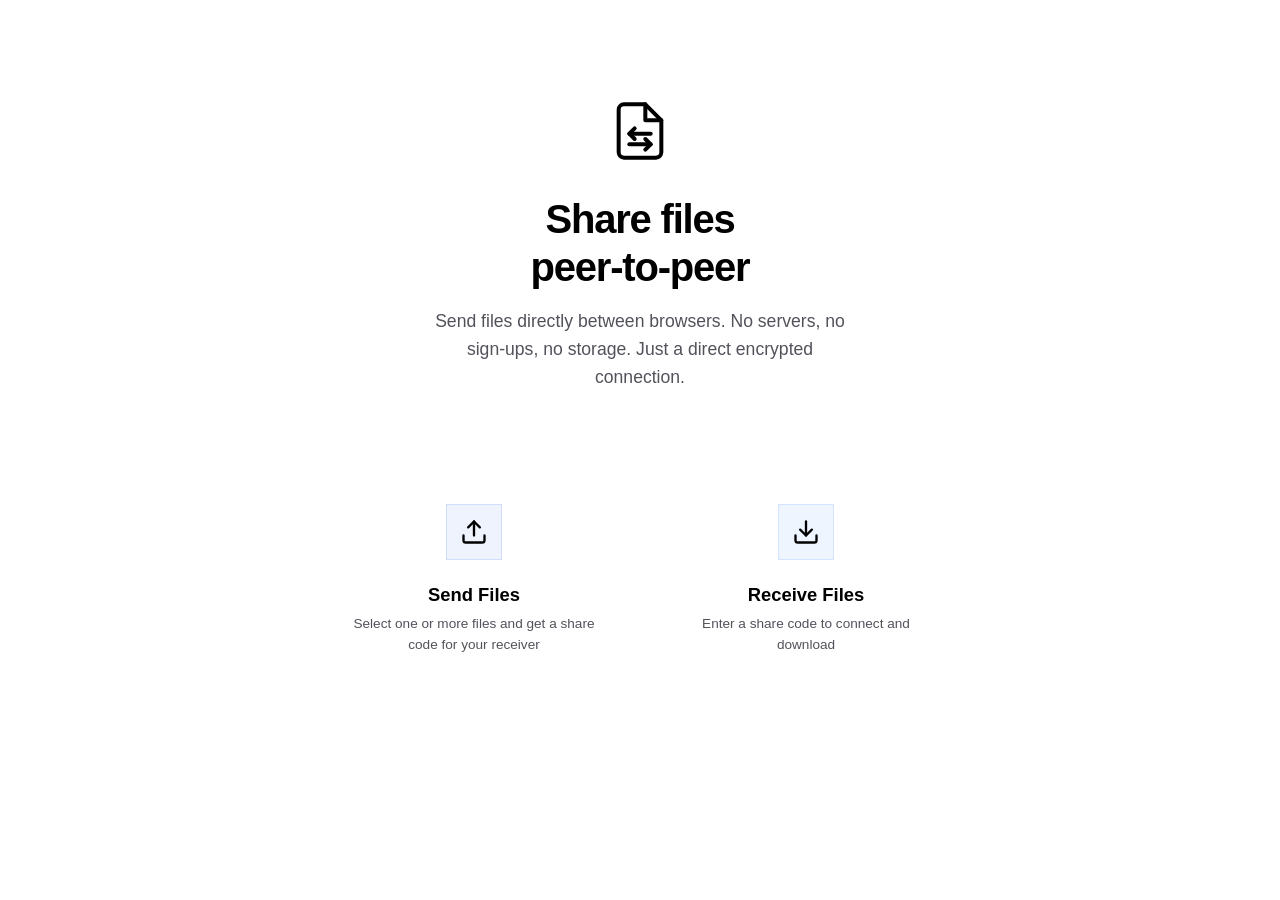
<file: frontend/index.html>
<!DOCTYPE html>
<html lang="en">
<head>
    <meta charset="UTF-8">
    <meta name="viewport" content="width=device-width, initial-scale=1.0">
    <meta name="description" content="Share files directly between browsers with no server storage. Peer-to-peer, encrypted, and ephemeral.">

    <title>ShareDrop — Ephemeral P2P File Sharing</title>

    <!-- Favicon (inline SVG as data URI) -->
    <link rel="icon" href="data:image/svg+xml,<svg xmlns='http://www.w3.org/2000/svg' viewBox='0 0 24 24' fill='none' stroke='black' stroke-width='2' stroke-linecap='round' stroke-linejoin='round'><path d='M13 2L3 14h9l-1 8 10-12h-9l1-8z'/></svg>">

    <!-- Styles -->
    <link rel="stylesheet" href="css/style.css?v=7">
    <style>
        /* Force black text for inputs to bypass aggressive caching */
        .room-code-input-group input {
            color: #000000 !important;
        }
    </style>
</head>

<body>
    <div class="app-container">



        <!-- ═══ Main Content ═════════════════════════════════════ -->
        <main class="app-main">

            <!-- ── Reconnecting Banner ────────────────────── -->
            <div class="reconnect-banner" id="reconnect-banner">
                <div class="reconnect-content">
                    <div class="spinner"></div>
                    <span id="reconnect-message">Reconnecting to server...</span>
                </div>
            </div>

            <!-- ── HOME VIEW ─────────────────────────────────── -->
            <section class="view active" id="view-home">
                <div class="home-hero">
                    <div class="hero-icon">
                        <svg width="64" height="64" viewBox="0 0 24 24" fill="none" stroke="currentColor" stroke-width="1.5" stroke-linecap="round" stroke-linejoin="round">
                            <path d="M14 2H6a2 2 0 0 0-2 2v16a2 2 0 0 0 2 2h12a2 2 0 0 0 2-2V8z"></path>
                            <polyline points="14 2 14 8 20 8"></polyline>
                            <path d="M16 13H8"></path>
                            <path d="M16 17H8"></path>
                            <polyline points="10 11 8 13 10 15"></polyline>
                            <polyline points="14 15 16 17 14 19"></polyline>
                        </svg>
                    </div>
                    <h1>
                        Share files<br>
                        <span class="gradient-text">peer-to-peer</span>
                    </h1>
                    <p class="subtitle">
                        Send files directly between browsers. No servers, no sign-ups, no storage. 
                        Just a direct encrypted connection.
                    </p>
                </div>

                <div class="action-cards">
                    <div class="action-card send-card" id="btn-go-send" tabindex="0" role="button" aria-label="Send files">
                        <div class="card-icon"><svg width="28" height="28" fill="none" viewBox="0 0 24 24" stroke="currentColor" stroke-width="2" stroke-linecap="round" stroke-linejoin="round"><path d="M21 15v4a2 2 0 0 1-2 2H5a2 2 0 0 1-2-2v-4"></path><polyline points="17 8 12 3 7 8"></polyline><line x1="12" y1="3" x2="12" y2="15"></line></svg></div>
                        <h3>Send Files</h3>
                        <p>Select one or more files and get a share code for your receiver</p>
                    </div>
                    <div class="action-card receive-card" id="btn-go-receive" tabindex="0" role="button" aria-label="Receive files">
                        <div class="card-icon"><svg width="28" height="28" fill="none" viewBox="0 0 24 24" stroke="currentColor" stroke-width="2" stroke-linecap="round" stroke-linejoin="round"><path d="M21 15v4a2 2 0 0 1-2 2H5a2 2 0 0 1-2-2v-4"></path><polyline points="7 10 12 15 17 10"></polyline><line x1="12" y1="15" x2="12" y2="3"></line></svg></div>
                        <h3>Receive Files</h3>
                        <p>Enter a share code to connect and download</p>
                    </div>
                </div>
            </section>

            <!-- ── SEND VIEW ─────────────────────────────────── -->
            <section class="view" id="view-send">
                <button class="btn-back" id="btn-back-send">
                    ← Back
                </button>

                <div class="section-header">
                    <h2>Send Files</h2>
                    <p>Select files to share</p>
                </div>

                <!-- Steps -->
                <div class="steps" id="send-steps">
                    <div class="step active" data-step="1">
                        <span class="step-number">1</span>
                        Select Files
                    </div>
                    <div class="step-divider"></div>
                    <div class="step" data-step="2">
                        <span class="step-number">2</span>
                        Share Code
                    </div>
                    <div class="step-divider"></div>
                    <div class="step" data-step="3">
                        <span class="step-number">3</span>
                        Transfer
                    </div>
                </div>

                <!-- Step 1: File Selection -->
                <div class="drop-zone" id="drop-zone">
                    <div class="drop-icon"><svg width="48" height="48" fill="none" viewBox="0 0 24 24" stroke="currentColor" stroke-width="1.5" stroke-linecap="round" stroke-linejoin="round"><path d="M22 19a2 2 0 0 1-2 2H4a2 2 0 0 1-2-2V5a2 2 0 0 1 2-2h5l2 3h9a2 2 0 0 1 2 2z"></path></svg></div>
                    <div class="drop-text">Drag & drop your files here</div>
                    <div class="drop-subtext">or <span>click to browse</span></div>
                    <input type="file" id="file-input" multiple>
                </div>

                <!-- File List -->
                <div class="file-list-container" id="file-list-container">
                    <div class="file-list-header">
                        <span class="file-list-count" id="file-list-count">0 files</span>
                        <span class="file-list-total" id="file-list-total">0 B</span>
                        <button class="btn-clear-all" id="btn-clear-all" title="Remove all files">Clear All</button>
                    </div>
                    <div class="file-list" id="file-list">
                        <!-- File items added dynamically -->
                    </div>
                    <button class="btn-add-more" id="btn-add-more">+ Add More Files</button>
                </div>

                <!-- Create Room Button -->
                <button class="btn btn-primary btn-full btn-lg" id="btn-create-room" disabled>
                    Create Share Link
                </button>

                <!-- Step 2: Room Code -->
                <div class="room-code-section" id="room-code-section">
                    <div class="room-code-label">Share this code with the receiver</div>
                    <div class="room-code-display">
                        <span class="room-code-value" id="room-code-value">—</span>
                        <button class="btn-copy" id="btn-copy-code" title="Copy code"><svg width="16" height="16" fill="none" viewBox="0 0 24 24" stroke="currentColor" stroke-width="2" stroke-linecap="round" stroke-linejoin="round"><rect x="9" y="9" width="13" height="13" rx="2" ry="2"></rect><path d="M5 15H4a2 2 0 0 1-2-2V4a2 2 0 0 1 2-2h9a2 2 0 0 1 2 2v1"></path></svg></button>
                    </div>
                    <div class="room-code-hint">Waiting for receiver to connect...</div>
                </div>

                <!-- Connection Status -->
                <div class="connection-status" id="send-connection-status">
                    <span class="status-dot"></span>
                    <span class="status-text">—</span>
                </div>

                <!-- Step 3: Transfer Progress -->
                <div class="transfer-section" id="send-transfer">
                    <div class="transfer-file-label" id="send-current-file">Sending file 1 of 1...</div>
                    <div class="progress-container">
                        <div class="progress-header">
                            <span class="progress-label">Sending...</span>
                            <span class="progress-percent" id="send-progress-percent">0%</span>
                        </div>
                        <div class="progress-bar">
                            <div class="progress-fill" id="send-progress-fill"></div>
                        </div>
                    </div>
                    <!-- Overall progress for multi-file -->
                    <div class="progress-container overall-progress" id="send-overall-progress">
                        <div class="progress-header">
                            <span class="progress-label">Overall</span>
                            <span class="progress-percent" id="send-overall-percent">0%</span>
                        </div>
                        <div class="progress-bar">
                            <div class="progress-fill overall-fill" id="send-overall-fill"></div>
                        </div>
                    </div>
                    <div class="transfer-stats">
                        <div class="stat">
                            <div class="stat-value" id="send-speed">—</div>
                            <div class="stat-label">Speed</div>
                        </div>
                        <div class="stat">
                            <div class="stat-value" id="send-transferred">—</div>
                            <div class="stat-label">Sent</div>
                        </div>
                        <div class="stat">
                            <div class="stat-value" id="send-eta">—</div>
                            <div class="stat-label">ETA</div>
                        </div>
                    </div>
                    <button class="btn btn-danger btn-full btn-lg" id="btn-cancel-send" style="margin-top: var(--space-lg);">
                        Cancel Transfer
                    </button>
                </div>

                <!-- Transfer Complete -->
                <div class="transfer-complete" id="send-complete">
                    <div class="complete-icon"><svg width="36" height="36" fill="none" viewBox="0 0 24 24" stroke="currentColor" stroke-width="2" stroke-linecap="round" stroke-linejoin="round"><polyline points="20 6 9 17 4 12"></polyline></svg></div>
                    <div class="complete-title">All Files Sent!</div>
                    <div class="complete-subtitle" id="send-complete-subtitle">Your files have been successfully delivered.</div>
                    <button class="btn btn-secondary btn-lg" id="btn-send-another">
                        Send More Files
                    </button>
                </div>
            </section>

            <!-- ── RECEIVE VIEW ──────────────────────────────── -->
            <section class="view" id="view-receive">
                <button class="btn-back" id="btn-back-receive">
                    ← Back
                </button>

                <div class="section-header">
                    <h2>Receive Files</h2>
                    <p>Enter the 5-character code from the sender</p>
                </div>

                <!-- Room Code Input -->
                <div class="room-code-input-group" id="room-code-inputs">
                    <input type="text" maxlength="1" data-index="0" placeholder="·" autocomplete="off" aria-label="Code digit 1">
                    <input type="text" maxlength="1" data-index="1" placeholder="·" autocomplete="off" aria-label="Code digit 2">
                    <input type="text" maxlength="1" data-index="2" placeholder="·" autocomplete="off" aria-label="Code digit 3">
                    <input type="text" maxlength="1" data-index="3" placeholder="·" autocomplete="off" aria-label="Code digit 4">
                    <input type="text" maxlength="1" data-index="4" placeholder="·" autocomplete="off" aria-label="Code digit 5">
                </div>

                <!-- Connect Button -->
                <button class="btn btn-primary btn-full btn-lg" id="btn-join-room" disabled>
                    Connect to Sender
                </button>

                <!-- Connection Status -->
                <div class="connection-status" id="receive-connection-status">
                    <span class="status-dot"></span>
                    <span class="status-text">—</span>
                </div>

                <!-- Incoming File Info (batch) -->
                <div class="file-info" id="incoming-file-info">
                    <div class="incoming-batch-header">
                        <span class="incoming-batch-icon"><svg width="24" height="24" fill="none" viewBox="0 0 24 24" stroke="currentColor" stroke-width="2" stroke-linecap="round" stroke-linejoin="round"><path d="M21 15v4a2 2 0 0 1-2 2H5a2 2 0 0 1-2-2v-4"></path><polyline points="7 10 12 15 17 10"></polyline><line x1="12" y1="15" x2="12" y2="3"></line></svg></span>
                        <div class="incoming-batch-details">
                            <div class="incoming-batch-title" id="incoming-batch-title">Incoming files</div>
                            <div class="incoming-batch-meta" id="incoming-batch-meta">—</div>
                        </div>
                    </div>
                    <div class="incoming-file-list" id="incoming-file-list">
                        <!-- Populated dynamically -->
                    </div>
                </div>

                <!-- Transfer Progress -->
                <div class="transfer-section" id="receive-transfer">
                    <div class="transfer-file-label" id="receive-current-file">Receiving file 1 of 1...</div>
                    <div class="progress-container">
                        <div class="progress-header">
                            <span class="progress-label">Receiving...</span>
                            <span class="progress-percent" id="receive-progress-percent">0%</span>
                        </div>
                        <div class="progress-bar">
                            <div class="progress-fill" id="receive-progress-fill"></div>
                        </div>
                    </div>
                    <!-- Overall progress for multi-file -->
                    <div class="progress-container overall-progress" id="receive-overall-progress">
                        <div class="progress-header">
                            <span class="progress-label">Overall</span>
                            <span class="progress-percent" id="receive-overall-percent">0%</span>
                        </div>
                        <div class="progress-bar">
                            <div class="progress-fill overall-fill" id="receive-overall-fill"></div>
                        </div>
                    </div>
                    <div class="transfer-stats">
                        <div class="stat">
                            <div class="stat-value" id="receive-speed">—</div>
                            <div class="stat-label">Speed</div>
                        </div>
                        <div class="stat">
                            <div class="stat-value" id="receive-received">—</div>
                            <div class="stat-label">Received</div>
                        </div>
                        <div class="stat">
                            <div class="stat-value" id="receive-eta">—</div>
                            <div class="stat-label">ETA</div>
                        </div>
                    </div>
                    <button class="btn btn-danger btn-full btn-lg" id="btn-cancel-receive" style="margin-top: var(--space-lg);">
                        Cancel Transfer
                    </button>
                </div>

                <!-- Transfer Complete -->
                <div class="transfer-complete" id="receive-complete">
                    <div class="complete-icon"><svg width="36" height="36" fill="none" viewBox="0 0 24 24" stroke="currentColor" stroke-width="2" stroke-linecap="round" stroke-linejoin="round"><polyline points="20 6 9 17 4 12"></polyline></svg></div>
                    <div class="complete-title">All Files Received!</div>
                    <div class="complete-subtitle" id="receive-complete-subtitle">Your download should begin automatically.</div>
                    <div class="integrity-badge" id="integrity-badge">
                        <span class="integrity-icon" id="integrity-icon"></span>
                        <span class="integrity-text" id="integrity-text">Verifying integrity...</span>
                    </div>
                    <button class="btn btn-primary btn-lg" id="btn-download-all" style="margin-bottom: var(--space-md);">
                        <svg width="20" height="20" fill="none" viewBox="0 0 24 24" stroke="currentColor" stroke-width="2" stroke-linecap="round" stroke-linejoin="round"><path d="M21 15v4a2 2 0 0 1-2 2H5a2 2 0 0 1-2-2v-4"></path><polyline points="7 10 12 15 17 10"></polyline><line x1="12" y1="15" x2="12" y2="3"></line></svg> Download All Files
                    </button>
                    <br>
                    <button class="btn btn-secondary btn-lg" id="btn-receive-another">
                        Receive More Files
                    </button>
                </div>
            </section>

        </main>

        <!-- ═══ Footer ═══════════════════════════════════════════ -->
        <footer class="app-footer">
        </footer>

    </div>

    <!-- ═══ Toast Notifications ═══════════════════════════════ -->
    <div class="toast" id="toast">
        <span id="toast-message"></span>
    </div>

    <!-- ═══ Scripts ══════════════════════════════════════════ -->
    <script src="config.js"></script>
    <script src="js/signaling.js"></script>
    <script src="js/webrtc.js"></script>
    <script src="js/fileHandler.js"></script>
    <script src="js/app.js"></script>
</body>
</html>
</file>
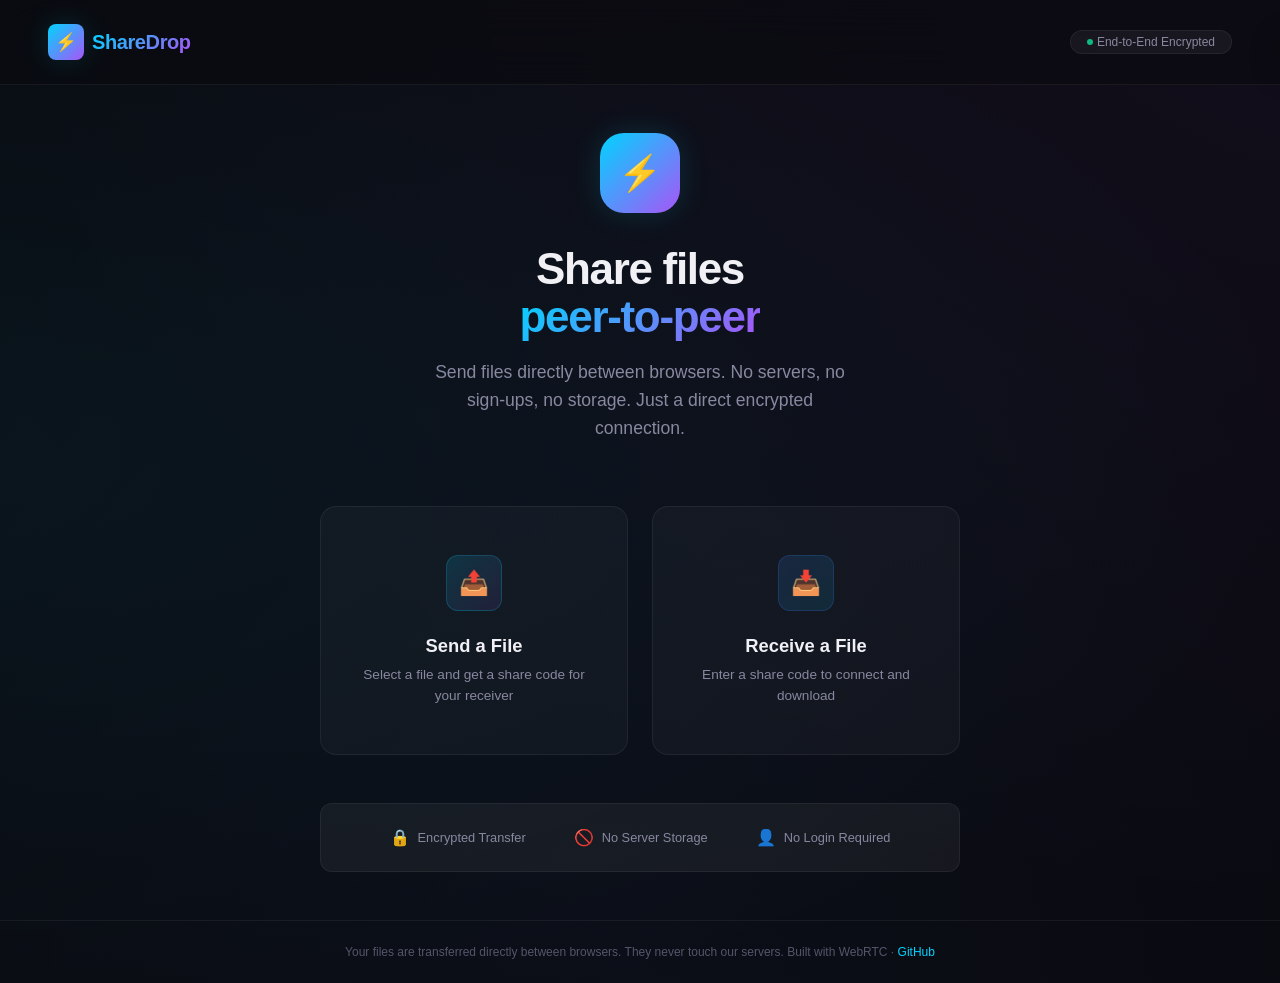
<file: backend/src/main/resources/static/index.html>
<!DOCTYPE html>
<html lang="en">
<head>
    <meta charset="UTF-8">
    <meta name="viewport" content="width=device-width, initial-scale=1.0">
    <meta name="description" content="Share files directly between browsers with no server storage. Peer-to-peer, encrypted, and ephemeral.">

    <title>ShareDrop — Ephemeral P2P File Sharing</title>

    <!-- Favicon (inline SVG as data URI) -->
    <link rel="icon" href="data:image/svg+xml,<svg xmlns='http://www.w3.org/2000/svg' viewBox='0 0 100 100'><text y='.9em' font-size='90'>⚡</text></svg>">

    <!-- Styles -->
    <link rel="stylesheet" href="css/style.css">
</head>

<body>
    <div class="app-container">

        <!-- ═══ Header ═══════════════════════════════════════════ -->
        <header class="app-header">
            <a class="app-logo" id="logo-home-link" title="Back to home">
                <div class="logo-icon">⚡</div>
                <span class="logo-text">ShareDrop</span>
            </a>
            <div class="header-badge">
                <span class="dot"></span>
                End-to-End Encrypted
            </div>
        </header>

        <!-- ═══ Main Content ═════════════════════════════════════ -->
        <main class="app-main">

            <!-- ── Reconnecting Banner ────────────────────── -->
            <div class="reconnect-banner" id="reconnect-banner">
                <div class="reconnect-content">
                    <div class="spinner"></div>
                    <span id="reconnect-message">Reconnecting to server...</span>
                </div>
            </div>

            <!-- ── HOME VIEW ─────────────────────────────────── -->
            <section class="view active" id="view-home">
                <div class="home-hero">
                    <div class="hero-icon">⚡</div>
                    <h1>
                        Share files<br>
                        <span class="gradient-text">peer-to-peer</span>
                    </h1>
                    <p class="subtitle">
                        Send files directly between browsers. No servers, no sign-ups, no storage. 
                        Just a direct encrypted connection.
                    </p>
                </div>

                <div class="action-cards">
                    <div class="action-card send-card" id="btn-go-send" tabindex="0" role="button" aria-label="Send a file">
                        <div class="card-icon">📤</div>
                        <h3>Send a File</h3>
                        <p>Select a file and get a share code for your receiver</p>
                    </div>
                    <div class="action-card receive-card" id="btn-go-receive" tabindex="0" role="button" aria-label="Receive a file">
                        <div class="card-icon">📥</div>
                        <h3>Receive a File</h3>
                        <p>Enter a share code to connect and download</p>
                    </div>
                </div>

                <div class="trust-strip">
                    <div class="trust-item">
                        <span class="icon">🔒</span>
                        <span>Encrypted Transfer</span>
                    </div>
                    <div class="trust-item">
                        <span class="icon">🚫</span>
                        <span>No Server Storage</span>
                    </div>
                    <div class="trust-item">
                        <span class="icon">👤</span>
                        <span>No Login Required</span>
                    </div>
                </div>
            </section>

            <!-- ── SEND VIEW ─────────────────────────────────── -->
            <section class="view" id="view-send">
                <button class="btn-back" id="btn-back-send">
                    ← Back
                </button>

                <div class="section-header">
                    <h2>Send a File</h2>
                    <p>Select a file to share (max 1 GB)</p>
                </div>

                <!-- Steps -->
                <div class="steps" id="send-steps">
                    <div class="step active" data-step="1">
                        <span class="step-number">1</span>
                        Select File
                    </div>
                    <div class="step-divider"></div>
                    <div class="step" data-step="2">
                        <span class="step-number">2</span>
                        Share Code
                    </div>
                    <div class="step-divider"></div>
                    <div class="step" data-step="3">
                        <span class="step-number">3</span>
                        Transfer
                    </div>
                </div>

                <!-- Step 1: File Selection -->
                <div class="drop-zone" id="drop-zone">
                    <div class="drop-icon">📁</div>
                    <div class="drop-text">Drag & drop your file here</div>
                    <div class="drop-subtext">or <span>click to browse</span> · Max 1 GB</div>
                    <input type="file" id="file-input">
                </div>

                <!-- File Info -->
                <div class="file-info" id="file-info">
                    <div class="file-info-row">
                        <div class="file-icon" id="file-type-icon">📄</div>
                        <div class="file-details">
                            <div class="file-name" id="file-name">—</div>
                            <div class="file-meta">
                                <span id="file-size">—</span>
                                <span id="file-type">—</span>
                            </div>
                        </div>
                        <button class="file-remove" id="btn-remove-file" title="Remove file">✕</button>
                    </div>
                </div>

                <!-- Create Room Button -->
                <button class="btn btn-primary btn-full btn-lg" id="btn-create-room" disabled>
                    Create Share Link
                </button>

                <!-- Step 2: Room Code -->
                <div class="room-code-section" id="room-code-section">
                    <div class="room-code-label">Share this code with the receiver</div>
                    <div class="room-code-display">
                        <span class="room-code-value" id="room-code-value">—</span>
                        <button class="btn-copy" id="btn-copy-code" title="Copy code">📋</button>
                    </div>
                    <div class="room-code-hint">Waiting for receiver to connect...</div>
                </div>

                <!-- Connection Status -->
                <div class="connection-status" id="send-connection-status">
                    <span class="status-dot"></span>
                    <span class="status-text">—</span>
                </div>

                <!-- Step 3: Transfer Progress -->
                <div class="transfer-section" id="send-transfer">
                    <div class="progress-container">
                        <div class="progress-header">
                            <span class="progress-label">Sending file...</span>
                            <span class="progress-percent" id="send-progress-percent">0%</span>
                        </div>
                        <div class="progress-bar">
                            <div class="progress-fill" id="send-progress-fill"></div>
                        </div>
                    </div>
                    <div class="transfer-stats">
                        <div class="stat">
                            <div class="stat-value" id="send-speed">—</div>
                            <div class="stat-label">Speed</div>
                        </div>
                        <div class="stat">
                            <div class="stat-value" id="send-transferred">—</div>
                            <div class="stat-label">Sent</div>
                        </div>
                        <div class="stat">
                            <div class="stat-value" id="send-eta">—</div>
                            <div class="stat-label">ETA</div>
                        </div>
                    </div>
                </div>

                <!-- Transfer Complete -->
                <div class="transfer-complete" id="send-complete">
                    <div class="complete-icon">✓</div>
                    <div class="complete-title">File Sent!</div>
                    <div class="complete-subtitle">Your file has been successfully delivered.</div>
                    <button class="btn btn-secondary btn-lg" id="btn-send-another">
                        Send Another File
                    </button>
                </div>
            </section>

            <!-- ── RECEIVE VIEW ──────────────────────────────── -->
            <section class="view" id="view-receive">
                <button class="btn-back" id="btn-back-receive">
                    ← Back
                </button>

                <div class="section-header">
                    <h2>Receive a File</h2>
                    <p>Enter the 5-character code from the sender</p>
                </div>

                <!-- Room Code Input -->
                <div class="room-code-input-group" id="room-code-inputs">
                    <input type="text" maxlength="1" data-index="0" placeholder="·" autocomplete="off" aria-label="Code digit 1">
                    <input type="text" maxlength="1" data-index="1" placeholder="·" autocomplete="off" aria-label="Code digit 2">
                    <input type="text" maxlength="1" data-index="2" placeholder="·" autocomplete="off" aria-label="Code digit 3">
                    <input type="text" maxlength="1" data-index="3" placeholder="·" autocomplete="off" aria-label="Code digit 4">
                    <input type="text" maxlength="1" data-index="4" placeholder="·" autocomplete="off" aria-label="Code digit 5">
                </div>

                <!-- Connect Button -->
                <button class="btn btn-primary btn-full btn-lg" id="btn-join-room" disabled>
                    Connect to Sender
                </button>

                <!-- Connection Status -->
                <div class="connection-status" id="receive-connection-status">
                    <span class="status-dot"></span>
                    <span class="status-text">—</span>
                </div>

                <!-- Incoming File Info -->
                <div class="file-info" id="incoming-file-info">
                    <div class="file-info-row">
                        <div class="file-icon">📥</div>
                        <div class="file-details">
                            <div class="file-name" id="incoming-file-name">—</div>
                            <div class="file-meta">
                                <span id="incoming-file-size">—</span>
                                <span id="incoming-file-type">—</span>
                            </div>
                        </div>
                    </div>
                </div>

                <!-- Transfer Progress -->
                <div class="transfer-section" id="receive-transfer">
                    <div class="progress-container">
                        <div class="progress-header">
                            <span class="progress-label">Receiving file...</span>
                            <span class="progress-percent" id="receive-progress-percent">0%</span>
                        </div>
                        <div class="progress-bar">
                            <div class="progress-fill" id="receive-progress-fill"></div>
                        </div>
                    </div>
                    <div class="transfer-stats">
                        <div class="stat">
                            <div class="stat-value" id="receive-speed">—</div>
                            <div class="stat-label">Speed</div>
                        </div>
                        <div class="stat">
                            <div class="stat-value" id="receive-received">—</div>
                            <div class="stat-label">Received</div>
                        </div>
                        <div class="stat">
                            <div class="stat-value" id="receive-eta">—</div>
                            <div class="stat-label">ETA</div>
                        </div>
                    </div>
                </div>

                <!-- Transfer Complete -->
                <div class="transfer-complete" id="receive-complete">
                    <div class="complete-icon">✓</div>
                    <div class="complete-title">File Received!</div>
                    <div class="complete-subtitle">Your download should begin automatically.</div>
                    <div class="integrity-badge" id="integrity-badge">
                        <span class="integrity-icon" id="integrity-icon"></span>
                        <span class="integrity-text" id="integrity-text">Verifying integrity...</span>
                    </div>
                    <button class="btn btn-primary btn-lg" id="btn-download-file" style="margin-bottom: var(--space-md);">
                        💾 Download File
                    </button>
                    <br>
                    <button class="btn btn-secondary btn-lg" id="btn-receive-another">
                        Receive Another File
                    </button>
                </div>
            </section>

        </main>

        <!-- ═══ Footer ═══════════════════════════════════════════ -->
        <footer class="app-footer">
            Your files are transferred directly between browsers. They never touch our servers. 
            Built with WebRTC · <a href="https://github.com" target="_blank" rel="noopener">GitHub</a>
        </footer>

    </div>

    <!-- ═══ Toast Notifications ═══════════════════════════════ -->
    <div class="toast" id="toast">
        <span id="toast-message"></span>
    </div>

    <!-- ═══ Scripts ══════════════════════════════════════════ -->
    <script src="js/signaling.js"></script>
    <script src="js/webrtc.js"></script>
    <script src="js/fileHandler.js"></script>
    <script src="js/app.js"></script>
</body>
</html>
</file>
<file: frontend/css/style.css>
/* ═══════════════════════════════════════════════════════════
   P2P File Share — Design System & Styles
   Premium Enterprise theme
   ═══════════════════════════════════════════════════════════ */

:root {
    /* Colors - Minimalist Black & White (Light Mode) */
    --bg-primary: #FFFFFF;
    --bg-secondary: #FAFAFA;
    --bg-tertiary: #F4F4F5;
    --bg-card: #FFFFFF;
    --bg-card-hover: #FAFAFA;
    --bg-glass: rgba(255, 255, 255, 0.9);
    --bg-glass-hover: rgba(255, 255, 255, 1);

    --text-primary: #000000;
    --text-secondary: #52525B;
    --text-muted: #A1A1AA;

    --accent-cyan: #000000;
    --accent-purple: #111111;
    --accent-blue: #000000;
    --accent-green: #000000;
    --accent-red: #000000;
    --accent-orange: #000000;

    --gradient-primary: #000000;
    --gradient-secondary: #111111;
    --gradient-success: #000000;
    --gradient-danger: #000000;

    --border-subtle: transparent; /* No visible lines */
    --border-accent: #000000;

    --shadow-glow-cyan: none;
    --shadow-glow-purple: none;
    --shadow-card: none;

    /* Typography */
    --font-primary: 'Jost', 'Inter', -apple-system, sans-serif;
    --font-mono: 'Cascadia Code', 'JetBrains Mono', monospace;

    /* Spacing */
    --space-xs: 0.25rem;
    --space-sm: 0.5rem;
    --space-md: 1rem;
    --space-lg: 1.5rem;
    --space-xl: 2rem;
    --space-2xl: 3rem;
    --space-3xl: 4rem;

    /* Border radius - Sharp/Minimalist */
    --radius-sm: 0px;
    --radius-md: 0px;
    --radius-lg: 0px;
    --radius-xl: 0px;
    --radius-full: 9999px;

    /* Transitions */
    --transition-fast: 150ms cubic-bezier(0.4, 0, 0.2, 1);
    --transition-base: 250ms cubic-bezier(0.4, 0, 0.2, 1);
    --transition-slow: 400ms cubic-bezier(0.4, 0, 0.2, 1);
    --transition-spring: 500ms cubic-bezier(0.34, 1.56, 0.64, 1);
}

/* ── Reset & Base ─────────────────────────────────────────── */
*,
*::before,
*::after {
    margin: 0;
    padding: 0;
    box-sizing: border-box;
}

html {
    font-size: 16px;
    scroll-behavior: smooth;
    -webkit-font-smoothing: antialiased;
    -moz-osx-font-smoothing: grayscale;
}

body {
    font-family: var(--font-primary);
    background-color: var(--bg-primary);
    color: var(--text-primary);
    min-height: 100vh;
    overflow-x: hidden;
    position: relative;
}

/* ── Animated Background ──────────────────────────────────── */
/* Removed for clean enterprise look */

/* ── Layout ───────────────────────────────────────────────── */
.app-container {
    position: relative;
    z-index: 1;
    min-height: 100vh;
    display: flex;
    flex-direction: column;
}

/* ── Header ───────────────────────────────────────────────── */
.app-header {
    display: flex;
    align-items: center;
    justify-content: space-between;
    padding: var(--space-md) var(--space-2xl);
    background: #ffffff;
    border-bottom: 1px solid var(--border-subtle);
    box-shadow: 0 1px 3px rgba(0, 0, 0, 0.05);
    position: sticky;
    top: 0;
    z-index: 100;
}

.app-logo {
    display: flex;
    align-items: center;
    gap: var(--space-sm);
    cursor: pointer;
    text-decoration: none;
    transition: opacity var(--transition-fast);
}

.app-logo:hover {
    opacity: 0.9;
}

.logo-icon {
    width: 32px;
    height: 32px;
    border-radius: 6px;
    background: var(--accent-cyan);
    display: flex;
    align-items: center;
    justify-content: center;
    font-size: 1.1rem;
    color: var(--bg-primary);
}

.logo-text {
    font-size: 1.25rem;
    font-weight: 700;
    color: var(--text-primary);
    letter-spacing: -0.02em;
}

.header-badge {
    display: flex;
    align-items: center;
    gap: var(--space-xs);
    padding: var(--space-xs) var(--space-md);
    background: var(--bg-glass);
    border: 1px solid var(--border-subtle);
    border-radius: var(--radius-full);
    font-size: 0.75rem;
    color: var(--text-secondary);
    font-weight: 500;
}

.header-badge .dot {
    width: 6px;
    height: 6px;
    background: var(--accent-green);
    border-radius: 50%;
    animation: pulse 2s ease-in-out infinite;
}

/* ── Main Content ─────────────────────────────────────────── */
.app-main {
    flex: 1;
    display: flex;
    align-items: center;
    justify-content: center;
    padding: var(--space-2xl);
}

/* ── View System ──────────────────────────────────────────── */
.view {
    display: none;
    width: 100%;
    max-width: 640px;
    animation: fadeSlideIn 0.4s var(--transition-base);
}

.view.active {
    display: block;
}

@keyframes fadeSlideIn {
    from {
        opacity: 0;
        transform: translateY(20px);
    }
    to {
        opacity: 1;
        transform: translateY(0);
    }
}

/* ── Home View ────────────────────────────────────────────── */
.home-hero {
    text-align: center;
    margin-bottom: var(--space-3xl);
}

.home-hero .hero-icon {
    width: 64px;
    height: 64px;
    margin: 0 auto var(--space-xl);
    background: transparent;
    display: flex;
    align-items: center;
    justify-content: center;
    font-size: 1.8rem;
    color: var(--text-primary);
}

.home-hero h1 {
    font-size: 2.5rem;
    font-weight: 800;
    letter-spacing: -0.03em;
    line-height: 1.2;
    color: var(--text-primary);
    margin-bottom: var(--space-md);
}

.home-hero h1 .gradient-text {
    color: var(--accent-cyan);
}

.home-hero .subtitle {
    font-size: 1.1rem;
    color: var(--text-secondary);
    max-width: 440px;
    margin: 0 auto;
    line-height: 1.6;
}

/* ── Action Cards ─────────────────────────────────────────── */
.action-cards {
    display: grid;
    grid-template-columns: 1fr 1fr;
    gap: var(--space-lg);
    margin-bottom: var(--space-2xl);
}

.action-card {
    position: relative;
    background: var(--bg-card);
    border: 1px solid var(--border-subtle);
    border-radius: var(--radius-lg);
    padding: var(--space-2xl) var(--space-xl);
    text-align: center;
    cursor: pointer;
    transition: all var(--transition-base);
    overflow: hidden;
}

.action-card::before {
    content: '';
    position: absolute;
    inset: 0;
    border-radius: inherit;
    opacity: 0;
    transition: opacity var(--transition-base);
}

.action-card.send-card::before {
    background: linear-gradient(135deg, rgba(37, 99, 235, 0.03), rgba(79, 70, 229, 0.01));
}

.action-card.receive-card::before {
    background: linear-gradient(135deg, rgba(59, 130, 246, 0.03), rgba(37, 99, 235, 0.01));
}

.action-card:hover {
    border-color: var(--accent-cyan);
    transform: translateY(-2px);
    box-shadow: 0 12px 20px -8px rgba(0, 0, 0, 0.08);
}

.action-card:hover::before {
    opacity: 1;
}

.action-card .card-icon {
    width: 56px;
    height: 56px;
    margin: 0 auto var(--space-lg);
    border-radius: var(--radius-md);
    display: flex;
    align-items: center;
    justify-content: center;
    font-size: 1.5rem;
    position: relative;
    z-index: 1;
}

.send-card .card-icon {
    background: rgba(37, 99, 235, 0.08);
    border: 1px solid rgba(37, 99, 235, 0.15);
    color: var(--accent-cyan);
}

.receive-card .card-icon {
    background: rgba(59, 130, 246, 0.08);
    border: 1px solid rgba(59, 130, 246, 0.15);
    color: var(--accent-blue);
}

.action-card h3 {
    font-size: 1.15rem;
    font-weight: 600;
    margin-bottom: var(--space-sm);
    position: relative;
    z-index: 1;
}

.action-card p {
    font-size: 0.85rem;
    color: var(--text-secondary);
    line-height: 1.5;
    position: relative;
    z-index: 1;
}

/* ── Trust Strip ──────────────────────────────────────────── */
.trust-strip {
    display: flex;
    justify-content: center;
    gap: var(--space-2xl);
    padding: var(--space-lg);
    border-radius: var(--radius-md);
    background: var(--bg-glass);
    border: 1px solid var(--border-subtle);
}

.trust-item {
    display: flex;
    align-items: center;
    gap: var(--space-sm);
    font-size: 0.8rem;
    color: var(--text-secondary);
}

.trust-item .icon {
    font-size: 1rem;
}

/* ── Back Button ──────────────────────────────────────────── */
.btn-back {
    display: inline-flex;
    align-items: center;
    gap: var(--space-sm);
    padding: var(--space-sm) var(--space-md);
    background: var(--bg-glass);
    border: 1px solid var(--border-subtle);
    border-radius: var(--radius-full);
    color: var(--text-secondary);
    font-family: var(--font-primary);
    font-size: 0.85rem;
    font-weight: 500;
    cursor: pointer;
    transition: all var(--transition-fast);
    margin-bottom: var(--space-xl);
}

.btn-back:hover {
    background: var(--bg-glass-hover);
    color: var(--text-primary);
    border-color: var(--border-accent);
}

/* ── Section Header ───────────────────────────────────────── */
.section-header {
    text-align: center;
    margin-bottom: var(--space-2xl);
}

.section-header h2 {
    font-size: 1.75rem;
    font-weight: 700;
    letter-spacing: -0.02em;
    margin-bottom: var(--space-sm);
}

.section-header p {
    color: var(--text-secondary);
    font-size: 0.95rem;
}

/* ── Steps Indicator ──────────────────────────────────────── */
.steps {
    display: flex;
    justify-content: center;
    gap: var(--space-xs);
    margin-bottom: var(--space-2xl);
}

.step {
    display: flex;
    align-items: center;
    gap: var(--space-xs);
    padding: var(--space-xs) var(--space-md);
    border-radius: var(--radius-full);
    font-size: 0.75rem;
    font-weight: 500;
    color: var(--text-muted);
    background: var(--bg-glass);
    border: 1px solid transparent;
    transition: all var(--transition-base);
}

.step.active {
    color: var(--accent-cyan);
    border-color: rgba(0, 212, 255, 0.3);
    background: rgba(0, 212, 255, 0.08);
}

.step.completed {
    color: var(--accent-green);
    border-color: rgba(16, 185, 129, 0.3);
    background: rgba(16, 185, 129, 0.08);
}

.step-number {
    width: 20px;
    height: 20px;
    border-radius: 50%;
    display: flex;
    align-items: center;
    justify-content: center;
    font-size: 0.7rem;
    font-weight: 600;
    background: var(--bg-tertiary);
}

.step.active .step-number {
    background: rgba(0, 212, 255, 0.2);
}

.step.completed .step-number {
    background: rgba(16, 185, 129, 0.2);
}

.step-divider {
    width: 24px;
    height: 1px;
    background: var(--border-subtle);
}

/* ── File Drop Zone ───────────────────────────────────────── */
.drop-zone {
    position: relative;
    border: 2px dashed var(--border-subtle);
    border-radius: var(--radius-lg);
    padding: var(--space-3xl) var(--space-xl);
    text-align: center;
    cursor: pointer;
    transition: all var(--transition-base);
    background: var(--bg-card);
    margin-bottom: var(--space-xl);
}

.drop-zone:hover,
.drop-zone.drag-over {
    border-color: var(--accent-cyan);
    background: rgba(37, 99, 235, 0.02);
    box-shadow: 0 4px 12px rgba(37, 99, 235, 0.05);
}

.drop-zone.drag-over {
    transform: scale(1.01);
}

.drop-zone .drop-icon {
    font-size: 2.5rem;
    margin-bottom: var(--space-md);
    opacity: 0.8;
}

.drop-zone .drop-text {
    font-size: 1rem;
    font-weight: 500;
    color: var(--text-primary);
    margin-bottom: var(--space-xs);
}

.drop-zone .drop-subtext {
    font-size: 0.8rem;
    color: var(--text-muted);
}

.drop-zone .drop-subtext span {
    color: var(--accent-cyan);
    font-weight: 500;
}

.drop-zone input[type="file"] {
    display: none;
}

/* ── File Info Card ───────────────────────────────────────── */
.file-info {
    display: none;
    background: var(--bg-card);
    border: 1px solid var(--border-subtle);
    border-radius: var(--radius-md);
    padding: var(--space-lg);
    margin-bottom: var(--space-xl);
    animation: fadeSlideIn 0.3s ease-out;
}

.file-info.visible {
    display: block;
}

.file-info-row {
    display: flex;
    align-items: center;
    gap: var(--space-md);
}

.file-icon {
    width: 48px;
    height: 48px;
    border-radius: var(--radius-sm);
    background: linear-gradient(135deg, rgba(0, 212, 255, 0.12), rgba(168, 85, 247, 0.08));
    border: 1px solid rgba(0, 212, 255, 0.15);
    display: flex;
    align-items: center;
    justify-content: center;
    font-size: 1.3rem;
    flex-shrink: 0;
}

.file-details {
    flex: 1;
    min-width: 0;
}

.file-name {
    font-size: 0.95rem;
    font-weight: 600;
    white-space: nowrap;
    overflow: hidden;
    text-overflow: ellipsis;
}

.file-meta {
    display: flex;
    gap: var(--space-md);
    margin-top: var(--space-xs);
    font-size: 0.8rem;
    color: var(--text-secondary);
}

.file-remove {
    width: 32px;
    height: 32px;
    border-radius: var(--radius-sm);
    background: rgba(239, 68, 68, 0.1);
    border: 1px solid rgba(239, 68, 68, 0.15);
    color: var(--accent-red);
    display: flex;
    align-items: center;
    justify-content: center;
    cursor: pointer;
    transition: all var(--transition-fast);
    font-size: 1rem;
    flex-shrink: 0;
}

.file-remove:hover {
    background: rgba(239, 68, 68, 0.2);
    border-color: rgba(239, 68, 68, 0.3);
}

/* ── Multi-File List ─────────────────────────────────────── */
.file-list-container {
    display: none;
    background: var(--bg-card);
    border: 1px solid var(--border-subtle);
    border-radius: var(--radius-md);
    margin-bottom: var(--space-xl);
    animation: fadeSlideIn 0.3s ease-out;
    overflow: hidden;
}

.file-list-container.visible {
    display: block;
}

.file-list-header {
    display: flex;
    align-items: center;
    justify-content: space-between;
    padding: var(--space-md) var(--space-lg);
    border-bottom: 1px solid var(--border-subtle);
    background: var(--bg-glass);
}

.file-list-count {
    font-size: 0.85rem;
    font-weight: 600;
    color: var(--text-primary);
}

.file-list-total {
    font-family: var(--font-mono);
    font-size: 0.8rem;
    color: var(--accent-cyan);
    font-weight: 500;
}

.btn-clear-all {
    background: none;
    border: none;
    color: var(--accent-red);
    font-family: var(--font-primary);
    font-size: 0.75rem;
    font-weight: 600;
    cursor: pointer;
    padding: var(--space-xs) var(--space-sm);
    border-radius: var(--radius-sm);
    transition: all var(--transition-fast);
}

.btn-clear-all:hover {
    background: rgba(239, 68, 68, 0.1);
}

.file-list {
    max-height: 240px;
    overflow-y: auto;
    padding: var(--space-sm) 0;
}

.file-list::-webkit-scrollbar {
    width: 4px;
}

.file-list::-webkit-scrollbar-track {
    background: transparent;
}

.file-list::-webkit-scrollbar-thumb {
    background: var(--border-subtle);
    border-radius: var(--radius-full);
}

.file-list-item {
    display: flex;
    align-items: center;
    gap: var(--space-sm);
    padding: var(--space-sm) var(--space-lg);
    transition: background var(--transition-fast);
}

.file-list-item:hover {
    background: var(--bg-glass);
}

.file-list-item .fl-icon {
    font-size: 1.1rem;
    flex-shrink: 0;
    width: 28px;
    text-align: center;
}

.file-list-item .fl-name {
    flex: 1;
    font-size: 0.85rem;
    font-weight: 500;
    white-space: nowrap;
    overflow: hidden;
    text-overflow: ellipsis;
    min-width: 0;
}

.file-list-item .fl-size {
    font-family: var(--font-mono);
    font-size: 0.75rem;
    color: var(--text-secondary);
    flex-shrink: 0;
}

.file-list-item .fl-remove {
    width: 24px;
    height: 24px;
    border-radius: var(--radius-sm);
    background: none;
    border: none;
    color: var(--text-muted);
    cursor: pointer;
    display: flex;
    align-items: center;
    justify-content: center;
    font-size: 0.8rem;
    transition: all var(--transition-fast);
    flex-shrink: 0;
}

.file-list-item .fl-remove:hover {
    color: var(--accent-red);
    background: rgba(239, 68, 68, 0.1);
}

.btn-add-more {
    display: block;
    width: 100%;
    padding: var(--space-sm) var(--space-lg);
    background: none;
    border: none;
    border-top: 1px solid var(--border-subtle);
    color: var(--accent-cyan);
    font-family: var(--font-primary);
    font-size: 0.8rem;
    font-weight: 600;
    cursor: pointer;
    transition: all var(--transition-fast);
}

.btn-add-more:hover {
    background: rgba(0, 212, 255, 0.05);
}

/* ── Incoming Batch Display ──────────────────────────────── */
.incoming-batch-header {
    display: flex;
    align-items: center;
    gap: var(--space-md);
    margin-bottom: var(--space-md);
}

.incoming-batch-icon {
    width: 48px;
    height: 48px;
    border-radius: var(--radius-sm);
    background: linear-gradient(135deg, rgba(59, 130, 246, 0.12), rgba(0, 212, 255, 0.08));
    border: 1px solid rgba(59, 130, 246, 0.15);
    display: flex;
    align-items: center;
    justify-content: center;
    font-size: 1.3rem;
    flex-shrink: 0;
}

.incoming-batch-title {
    font-size: 0.95rem;
    font-weight: 600;
}

.incoming-batch-meta {
    font-size: 0.8rem;
    color: var(--text-secondary);
    margin-top: 2px;
}

.incoming-file-list {
    max-height: 160px;
    overflow-y: auto;
    padding: var(--space-sm) 0;
    border-top: 1px solid var(--border-subtle);
    margin-top: var(--space-sm);
}

.incoming-file-item {
    display: flex;
    align-items: center;
    gap: var(--space-sm);
    padding: var(--space-xs) 0;
    font-size: 0.8rem;
}

.incoming-file-item .ifi-icon {
    font-size: 0.9rem;
    width: 24px;
    text-align: center;
}

.incoming-file-item .ifi-name {
    flex: 1;
    white-space: nowrap;
    overflow: hidden;
    text-overflow: ellipsis;
    min-width: 0;
}

.incoming-file-item .ifi-size {
    font-family: var(--font-mono);
    font-size: 0.7rem;
    color: var(--text-secondary);
    flex-shrink: 0;
}

.incoming-file-item .ifi-status {
    font-size: 0.85rem;
    flex-shrink: 0;
}

/* ── Transfer File Label ─────────────────────────────────── */
.transfer-file-label {
    font-size: 0.85rem;
    font-weight: 500;
    color: var(--text-secondary);
    margin-bottom: var(--space-md);
    text-align: center;
}

/* ── Overall Progress (multi-file) ───────────────────────── */
.overall-progress {
    margin-top: var(--space-md);
    padding-top: var(--space-md);
    border-top: 1px solid var(--border-subtle);
}

.overall-fill {
    background: var(--gradient-success) !important;
}


/* ── Room Code Display ────────────────────────────────────── */
.room-code-section {
    display: none;
    text-align: center;
    margin-bottom: var(--space-xl);
    animation: fadeSlideIn 0.4s ease-out;
}

.room-code-section.visible {
    display: block;
}

.room-code-label {
    font-size: 0.85rem;
    color: var(--text-secondary);
    margin-bottom: var(--space-md);
    font-weight: 500;
}

.room-code-display {
    display: inline-flex;
    align-items: center;
    gap: var(--space-md);
    padding: var(--space-md) var(--space-xl);
    background: var(--bg-card);
    border: 1px solid var(--border-subtle);
    border-radius: var(--radius-md);
    box-shadow: 0 1px 3px rgba(0, 0, 0, 0.05);
}

.room-code-value {
    font-family: var(--font-mono);
    font-size: 2rem;
    font-weight: 600;
    letter-spacing: 0.2em;
    color: var(--accent-cyan);
    text-transform: uppercase;
}

.btn-copy {
    width: 40px;
    height: 40px;
    border-radius: var(--radius-sm);
    background: var(--bg-glass);
    border: 1px solid var(--border-subtle);
    color: var(--text-secondary);
    display: flex;
    align-items: center;
    justify-content: center;
    cursor: pointer;
    transition: all var(--transition-fast);
    font-size: 1rem;
}

.btn-copy:hover {
    background: var(--bg-glass-hover);
    color: var(--text-primary);
    border-color: var(--border-accent);
}

.btn-copy.copied {
    color: var(--accent-green);
    border-color: rgba(16, 185, 129, 0.3);
    background: rgba(16, 185, 129, 0.1);
}

.room-code-hint {
    margin-top: var(--space-md);
    font-size: 0.8rem;
    color: var(--text-muted);
}

/* ── Room Code Input (Receive View) ───────────────────────── */
.room-code-input-group {
    display: flex;
    justify-content: center;
    gap: var(--space-sm);
    margin-bottom: var(--space-xl);
}

.room-code-input-group input {
    width: 52px;
    height: 64px;
    line-height: 64px;
    text-align: center;
    font-family: var(--font-mono);
    font-size: 1.5rem;
    font-weight: 600;
    text-transform: uppercase;
    color: #000000 !important;
    -webkit-text-fill-color: #000000 !important;
    background: #FFFFFF !important;
    border: 2px solid #000000;
    border-radius: 4px;
    padding: 0;
    cursor: text;
    outline: none;
    transition: all var(--transition-base);
    caret-color: #000000;
    appearance: none;
    -webkit-appearance: none;
    opacity: 1;
}

.room-code-input-group input:focus {
    border-color: var(--accent-cyan);
    box-shadow: 0 0 0 3px rgba(37, 99, 235, 0.15);
}

.room-code-input-group input::placeholder {
    color: var(--text-muted);
    font-size: 1.2rem;
}

/* ── Buttons ──────────────────────────────────────────────── */
.btn {
    display: inline-flex;
    align-items: center;
    justify-content: center;
    gap: var(--space-sm);
    padding: var(--space-md) var(--space-xl);
    border: none;
    border-radius: var(--radius-md);
    font-family: var(--font-primary);
    font-size: 0.95rem;
    font-weight: 600;
    cursor: pointer;
    transition: all var(--transition-base);
    position: relative;
    overflow: hidden;
}

.btn-primary {
    background: #000000;
    color: #FFFFFF;
    box-shadow: 0 4px 12px rgba(255, 255, 255, 0.15);
}

.btn-primary:hover {
    transform: translateY(-1px);
    box-shadow: 0 6px 20px rgba(37, 99, 235, 0.25);
}

.btn-primary:active {
    transform: translateY(0);
}

.btn-primary:disabled {
    opacity: 1;
    background: #000000;
    color: #FFFFFF;
    cursor: not-allowed;
    transform: none;
    box-shadow: none;
}

.btn-secondary {
    background: var(--bg-glass);
    border: 1px solid var(--border-subtle);
    color: var(--text-primary);
}

.btn-secondary:hover {
    background: var(--bg-glass-hover);
    border-color: var(--border-accent);
}

.btn-danger {
    background: var(--gradient-danger);
    color: var(--bg-primary);
    box-shadow: 0 4px 12px rgba(220, 38, 38, 0.15);
}

.btn-danger:hover {
    transform: translateY(-1px);
    box-shadow: 0 6px 20px rgba(220, 38, 38, 0.25);
}

.btn-danger:active {
    transform: translateY(0);
}

.btn-full {
    width: 100%;
}

.btn-lg {
    padding: var(--space-lg) var(--space-2xl);
    font-size: 1rem;
    border-radius: var(--radius-md);
}

/* ── Connection Status ────────────────────────────────────── */
.connection-status {
    display: none;
    align-items: center;
    justify-content: center;
    gap: var(--space-sm);
    padding: var(--space-md);
    border-radius: var(--radius-md);
    font-size: 0.85rem;
    font-weight: 500;
    margin-bottom: var(--space-xl);
    animation: fadeSlideIn 0.3s ease-out;
}

.connection-status.visible {
    display: flex;
}

.connection-status.waiting {
    background: rgba(245, 158, 11, 0.08);
    border: 1px solid rgba(245, 158, 11, 0.2);
    color: var(--accent-orange);
}

.connection-status.connected {
    background: rgba(16, 185, 129, 0.08);
    border: 1px solid rgba(16, 185, 129, 0.2);
    color: var(--accent-green);
}

.connection-status.error {
    background: rgba(239, 68, 68, 0.08);
    border: 1px solid rgba(239, 68, 68, 0.2);
    color: var(--accent-red);
}

.status-dot {
    width: 8px;
    height: 8px;
    border-radius: 50%;
    flex-shrink: 0;
}

.waiting .status-dot {
    background: var(--accent-orange);
    animation: pulse 1.5s ease-in-out infinite;
}

.connected .status-dot {
    background: var(--accent-green);
    animation: pulse 2s ease-in-out infinite;
}

.error .status-dot {
    background: var(--accent-red);
}

/* ── Transfer Progress ────────────────────────────────────── */
.transfer-section {
    display: none;
    animation: fadeSlideIn 0.4s ease-out;
}

.transfer-section.visible {
    display: block;
}

.progress-container {
    margin-bottom: var(--space-lg);
}

.progress-header {
    display: flex;
    justify-content: space-between;
    align-items: center;
    margin-bottom: var(--space-sm);
}

.progress-label {
    font-size: 0.85rem;
    font-weight: 500;
    color: var(--text-secondary);
}

.progress-percent {
    font-family: var(--font-mono);
    font-size: 0.85rem;
    font-weight: 600;
    color: var(--accent-cyan);
}

.progress-bar {
    width: 100%;
    height: 8px;
    background: var(--bg-tertiary);
    border-radius: var(--radius-full);
    overflow: hidden;
    position: relative;
}

.progress-fill {
    height: 100%;
    background: var(--gradient-primary);
    border-radius: var(--radius-full);
    width: 0%;
    transition: width var(--transition-base);
    position: relative;
}

.progress-fill::after {
    content: '';
    position: absolute;
    top: 0;
    right: 0;
    bottom: 0;
    width: 100px;
    background: linear-gradient(90deg, transparent, rgba(255, 255, 255, 0.2), transparent);
    animation: shimmer 1.5s ease-in-out infinite;
}

@keyframes shimmer {
    0% { transform: translateX(-100px); }
    100% { transform: translateX(100px); }
}

.transfer-stats {
    display: flex;
    justify-content: space-between;
    padding: var(--space-md);
    background: var(--bg-card);
    border: 1px solid var(--border-subtle);
    border-radius: var(--radius-sm);
    margin-top: var(--space-md);
}

.stat {
    text-align: center;
}

.stat-value {
    font-family: var(--font-mono);
    font-size: 0.9rem;
    font-weight: 600;
    color: var(--text-primary);
}

.stat-label {
    font-size: 0.7rem;
    color: var(--text-muted);
    margin-top: 2px;
    text-transform: uppercase;
    letter-spacing: 0.05em;
}

/* ── Transfer Complete ────────────────────────────────────── */
.transfer-complete {
    display: none;
    text-align: center;
    padding: var(--space-2xl);
    animation: fadeSlideIn 0.4s ease-out;
}

.transfer-complete.visible {
    display: block;
}

.complete-icon {
    width: 72px;
    height: 72px;
    margin: 0 auto var(--space-lg);
    border-radius: 50%;
    background: rgba(16, 185, 129, 0.1);
    border: 2px solid rgba(16, 185, 129, 0.3);
    display: flex;
    align-items: center;
    justify-content: center;
    font-size: 2rem;
    animation: scaleIn 0.5s var(--transition-spring);
}

@keyframes scaleIn {
    from { transform: scale(0); opacity: 0; }
    to { transform: scale(1); opacity: 1; }
}

.complete-title {
    font-size: 1.5rem;
    font-weight: 700;
    margin-bottom: var(--space-sm);
    color: var(--accent-green);
}

.complete-subtitle {
    font-size: 0.9rem;
    color: var(--text-secondary);
    margin-bottom: var(--space-xl);
}

/* ── Reconnect Banner ────────────────────────────────────── */
.reconnect-banner {
    display: none;
    position: fixed;
    top: 68px; /* below sticky header */
    left: 0;
    right: 0;
    z-index: 90;
    padding: var(--space-sm) var(--space-lg);
    background: rgba(245, 158, 11, 0.12);
    border-bottom: 1px solid rgba(245, 158, 11, 0.25);
    backdrop-filter: blur(12px);
    animation: fadeSlideIn 0.3s ease-out;
}

.reconnect-banner.visible {
    display: block;
}

.reconnect-content {
    display: flex;
    align-items: center;
    justify-content: center;
    gap: var(--space-sm);
    font-size: 0.85rem;
    font-weight: 500;
    color: var(--accent-orange);
}

.reconnect-content .spinner {
    border-top-color: var(--accent-orange);
}

/* ── Integrity Badge ─────────────────────────────────────── */
.integrity-badge {
    display: inline-flex;
    align-items: center;
    gap: var(--space-xs);
    padding: var(--space-xs) var(--space-md);
    border-radius: var(--radius-full);
    font-size: 0.8rem;
    font-weight: 600;
    margin-bottom: var(--space-lg);
    background: var(--bg-glass);
    border: 1px solid var(--border-subtle);
    color: var(--text-secondary);
    transition: all var(--transition-base);
}

.integrity-badge.verified {
    background: rgba(16, 185, 129, 0.1);
    border-color: rgba(16, 185, 129, 0.3);
    color: var(--accent-green);
}

.integrity-badge.corrupted {
    background: rgba(239, 68, 68, 0.1);
    border-color: rgba(239, 68, 68, 0.3);
    color: var(--accent-red);
}

.integrity-icon {
    font-size: 1rem;
}

/* ── Error Toast ──────────────────────────────────────────── */
.toast {
    position: fixed;
    top: var(--space-xl);
    right: var(--space-xl);
    padding: var(--space-md) var(--space-lg);
    border-radius: var(--radius-md);
    font-size: 0.85rem;
    font-weight: 500;
    z-index: 200;
    transform: translateX(calc(100% + var(--space-xl)));
    transition: transform var(--transition-base);
    max-width: 400px;
    box-shadow: var(--shadow-card);
}

.toast.visible {
    transform: translateX(0);
}

.toast.toast-error {
    background: rgba(239, 68, 68, 0.15);
    border: 1px solid rgba(239, 68, 68, 0.3);
    color: #fca5a5;
}

.toast.toast-success {
    background: rgba(16, 185, 129, 0.15);
    border: 1px solid rgba(16, 185, 129, 0.3);
    color: #6ee7b7;
}

.toast.toast-info {
    background: rgba(0, 212, 255, 0.15);
    border: 1px solid rgba(0, 212, 255, 0.3);
    color: #67e8f9;
}

/* ── Animations ───────────────────────────────────────────── */
@keyframes pulse {
    0%, 100% { opacity: 1; }
    50% { opacity: 0.4; }
}

@keyframes spin {
    from { transform: rotate(0deg); }
    to { transform: rotate(360deg); }
}

.spinner {
    width: 16px;
    height: 16px;
    border: 2px solid transparent;
    border-top-color: currentColor;
    border-radius: 50%;
    animation: spin 0.8s linear infinite;
}

/* ── Footer ───────────────────────────────────────────────── */
.app-footer {
    text-align: center;
    padding: var(--space-lg) var(--space-2xl);
    color: var(--text-muted);
    font-size: 0.75rem;
    border-top: 1px solid var(--border-subtle);
}

.app-footer a {
    color: var(--accent-cyan);
    text-decoration: none;
    transition: color var(--transition-fast);
}

.app-footer a:hover {
    color: var(--accent-purple);
}

/* ── Responsive ───────────────────────────────────────────── */
@media (max-width: 640px) {
    .app-header {
        padding: var(--space-md) var(--space-lg);
    }

    .app-main {
        padding: var(--space-lg);
        align-items: flex-start;
        padding-top: var(--space-2xl);
    }

    .home-hero h1 {
        font-size: 2rem;
    }

    .action-cards {
        grid-template-columns: 1fr;
    }

    .trust-strip {
        flex-direction: column;
        gap: var(--space-md);
        align-items: center;
    }

    .room-code-value {
        font-size: 1.5rem;
    }

    .room-code-input-group input {
        width: 44px;
        height: 56px;
        font-size: 1.2rem;
    }

    .transfer-stats {
        flex-direction: column;
        gap: var(--space-md);
    }

    .toast {
        left: var(--space-md);
        right: var(--space-md);
        top: auto;
        bottom: var(--space-xl);
        transform: translateY(calc(100% + var(--space-xl)));
    }

    .toast.visible {
        transform: translateY(0);
    }
}

@media (max-width: 380px) {
    .home-hero h1 {
        font-size: 1.75rem;
    }

    .steps {
        flex-wrap: wrap;
    }

    .step-divider {
        display: none;
    }
}
</file>
<file: backend/src/main/resources/static/css/style.css>
/* ═══════════════════════════════════════════════════════════
   P2P File Share — Design System & Styles
   Premium dark theme with glassmorphism and gradient accents
   ═══════════════════════════════════════════════════════════ */

/* ── Fonts (system stack — works fully offline / LAN-only) ── */
/* No external CDN needed. Uses native OS fonts for best performance. */

/* ── CSS Custom Properties ────────────────────────────────── */
:root {
    /* Colors */
    --bg-primary: #0a0a0f;
    --bg-secondary: #12121a;
    --bg-tertiary: #1a1a2e;
    --bg-card: rgba(255, 255, 255, 0.03);
    --bg-card-hover: rgba(255, 255, 255, 0.06);
    --bg-glass: rgba(255, 255, 255, 0.05);
    --bg-glass-hover: rgba(255, 255, 255, 0.08);

    --text-primary: #f0f0f5;
    --text-secondary: #8888a0;
    --text-muted: #55556a;

    --accent-cyan: #00d4ff;
    --accent-purple: #a855f7;
    --accent-blue: #3b82f6;
    --accent-green: #10b981;
    --accent-red: #ef4444;
    --accent-orange: #f59e0b;

    --gradient-primary: linear-gradient(135deg, #00d4ff, #a855f7);
    --gradient-secondary: linear-gradient(135deg, #3b82f6, #00d4ff);
    --gradient-success: linear-gradient(135deg, #10b981, #00d4ff);
    --gradient-danger: linear-gradient(135deg, #ef4444, #f59e0b);

    --border-subtle: rgba(255, 255, 255, 0.06);
    --border-accent: rgba(0, 212, 255, 0.2);

    --shadow-glow-cyan: 0 0 30px rgba(0, 212, 255, 0.15);
    --shadow-glow-purple: 0 0 30px rgba(168, 85, 247, 0.15);
    --shadow-card: 0 8px 32px rgba(0, 0, 0, 0.3);

    /* Typography */
    --font-primary: 'Inter', -apple-system, BlinkMacSystemFont, 'Segoe UI', Roboto, 'Helvetica Neue', Arial, sans-serif;
    --font-mono: 'Cascadia Code', 'JetBrains Mono', 'Fira Code', 'Consolas', 'Courier New', monospace;

    /* Spacing */
    --space-xs: 0.25rem;
    --space-sm: 0.5rem;
    --space-md: 1rem;
    --space-lg: 1.5rem;
    --space-xl: 2rem;
    --space-2xl: 3rem;
    --space-3xl: 4rem;

    /* Border radius */
    --radius-sm: 8px;
    --radius-md: 12px;
    --radius-lg: 16px;
    --radius-xl: 24px;
    --radius-full: 9999px;

    /* Transitions */
    --transition-fast: 150ms cubic-bezier(0.4, 0, 0.2, 1);
    --transition-base: 250ms cubic-bezier(0.4, 0, 0.2, 1);
    --transition-slow: 400ms cubic-bezier(0.4, 0, 0.2, 1);
    --transition-spring: 500ms cubic-bezier(0.34, 1.56, 0.64, 1);
}

/* ── Reset & Base ─────────────────────────────────────────── */
*,
*::before,
*::after {
    margin: 0;
    padding: 0;
    box-sizing: border-box;
}

html {
    font-size: 16px;
    scroll-behavior: smooth;
    -webkit-font-smoothing: antialiased;
    -moz-osx-font-smoothing: grayscale;
}

body {
    font-family: var(--font-primary);
    background-color: var(--bg-primary);
    color: var(--text-primary);
    min-height: 100vh;
    overflow-x: hidden;
    position: relative;
}

/* ── Animated Background ──────────────────────────────────── */
body::before {
    content: '';
    position: fixed;
    top: -50%;
    left: -50%;
    width: 200%;
    height: 200%;
    background:
        radial-gradient(ellipse at 20% 50%, rgba(0, 212, 255, 0.06) 0%, transparent 50%),
        radial-gradient(ellipse at 80% 20%, rgba(168, 85, 247, 0.06) 0%, transparent 50%),
        radial-gradient(ellipse at 50% 80%, rgba(59, 130, 246, 0.04) 0%, transparent 50%);
    animation: bgShift 20s ease-in-out infinite alternate;
    z-index: 0;
    pointer-events: none;
}

@keyframes bgShift {
    0% { transform: translate(0, 0) rotate(0deg); }
    100% { transform: translate(-5%, -5%) rotate(3deg); }
}

/* ── Layout ───────────────────────────────────────────────── */
.app-container {
    position: relative;
    z-index: 1;
    min-height: 100vh;
    display: flex;
    flex-direction: column;
}

/* ── Header ───────────────────────────────────────────────── */
.app-header {
    display: flex;
    align-items: center;
    justify-content: space-between;
    padding: var(--space-lg) var(--space-2xl);
    background: rgba(10, 10, 15, 0.6);
    backdrop-filter: blur(20px);
    border-bottom: 1px solid var(--border-subtle);
    position: sticky;
    top: 0;
    z-index: 100;
}

.app-logo {
    display: flex;
    align-items: center;
    gap: var(--space-sm);
    cursor: pointer;
    text-decoration: none;
}

.logo-icon {
    width: 36px;
    height: 36px;
    border-radius: var(--radius-sm);
    background: var(--gradient-primary);
    display: flex;
    align-items: center;
    justify-content: center;
    font-size: 1.1rem;
    box-shadow: var(--shadow-glow-cyan);
}

.logo-text {
    font-size: 1.25rem;
    font-weight: 700;
    background: var(--gradient-primary);
    -webkit-background-clip: text;
    -webkit-text-fill-color: transparent;
    background-clip: text;
    letter-spacing: -0.02em;
}

.header-badge {
    display: flex;
    align-items: center;
    gap: var(--space-xs);
    padding: var(--space-xs) var(--space-md);
    background: var(--bg-glass);
    border: 1px solid var(--border-subtle);
    border-radius: var(--radius-full);
    font-size: 0.75rem;
    color: var(--text-secondary);
    font-weight: 500;
}

.header-badge .dot {
    width: 6px;
    height: 6px;
    background: var(--accent-green);
    border-radius: 50%;
    animation: pulse 2s ease-in-out infinite;
}

/* ── Main Content ─────────────────────────────────────────── */
.app-main {
    flex: 1;
    display: flex;
    align-items: center;
    justify-content: center;
    padding: var(--space-2xl);
}

/* ── View System ──────────────────────────────────────────── */
.view {
    display: none;
    width: 100%;
    max-width: 640px;
    animation: fadeSlideIn 0.4s var(--transition-base);
}

.view.active {
    display: block;
}

@keyframes fadeSlideIn {
    from {
        opacity: 0;
        transform: translateY(20px);
    }
    to {
        opacity: 1;
        transform: translateY(0);
    }
}

/* ── Home View ────────────────────────────────────────────── */
.home-hero {
    text-align: center;
    margin-bottom: var(--space-3xl);
}

.home-hero .hero-icon {
    width: 80px;
    height: 80px;
    margin: 0 auto var(--space-xl);
    border-radius: var(--radius-xl);
    background: var(--gradient-primary);
    display: flex;
    align-items: center;
    justify-content: center;
    font-size: 2.2rem;
    box-shadow: var(--shadow-glow-cyan);
    animation: float 3s ease-in-out infinite;
}

@keyframes float {
    0%, 100% { transform: translateY(0); }
    50% { transform: translateY(-8px); }
}

.home-hero h1 {
    font-size: 2.75rem;
    font-weight: 800;
    letter-spacing: -0.03em;
    line-height: 1.1;
    margin-bottom: var(--space-md);
}

.home-hero h1 .gradient-text {
    background: var(--gradient-primary);
    -webkit-background-clip: text;
    -webkit-text-fill-color: transparent;
    background-clip: text;
}

.home-hero .subtitle {
    font-size: 1.1rem;
    color: var(--text-secondary);
    max-width: 440px;
    margin: 0 auto;
    line-height: 1.6;
}

/* ── Action Cards ─────────────────────────────────────────── */
.action-cards {
    display: grid;
    grid-template-columns: 1fr 1fr;
    gap: var(--space-lg);
    margin-bottom: var(--space-2xl);
}

.action-card {
    position: relative;
    background: var(--bg-card);
    border: 1px solid var(--border-subtle);
    border-radius: var(--radius-lg);
    padding: var(--space-2xl) var(--space-xl);
    text-align: center;
    cursor: pointer;
    transition: all var(--transition-base);
    overflow: hidden;
}

.action-card::before {
    content: '';
    position: absolute;
    inset: 0;
    border-radius: inherit;
    opacity: 0;
    transition: opacity var(--transition-base);
}

.action-card.send-card::before {
    background: linear-gradient(135deg, rgba(0, 212, 255, 0.08), rgba(168, 85, 247, 0.05));
}

.action-card.receive-card::before {
    background: linear-gradient(135deg, rgba(59, 130, 246, 0.08), rgba(0, 212, 255, 0.05));
}

.action-card:hover {
    border-color: var(--border-accent);
    transform: translateY(-4px);
    box-shadow: var(--shadow-glow-cyan);
}

.action-card:hover::before {
    opacity: 1;
}

.action-card .card-icon {
    width: 56px;
    height: 56px;
    margin: 0 auto var(--space-lg);
    border-radius: var(--radius-md);
    display: flex;
    align-items: center;
    justify-content: center;
    font-size: 1.5rem;
    position: relative;
    z-index: 1;
}

.send-card .card-icon {
    background: linear-gradient(135deg, rgba(0, 212, 255, 0.15), rgba(168, 85, 247, 0.1));
    border: 1px solid rgba(0, 212, 255, 0.2);
}

.receive-card .card-icon {
    background: linear-gradient(135deg, rgba(59, 130, 246, 0.15), rgba(0, 212, 255, 0.1));
    border: 1px solid rgba(59, 130, 246, 0.2);
}

.action-card h3 {
    font-size: 1.15rem;
    font-weight: 600;
    margin-bottom: var(--space-sm);
    position: relative;
    z-index: 1;
}

.action-card p {
    font-size: 0.85rem;
    color: var(--text-secondary);
    line-height: 1.5;
    position: relative;
    z-index: 1;
}

/* ── Trust Strip ──────────────────────────────────────────── */
.trust-strip {
    display: flex;
    justify-content: center;
    gap: var(--space-2xl);
    padding: var(--space-lg);
    border-radius: var(--radius-md);
    background: var(--bg-glass);
    border: 1px solid var(--border-subtle);
}

.trust-item {
    display: flex;
    align-items: center;
    gap: var(--space-sm);
    font-size: 0.8rem;
    color: var(--text-secondary);
}

.trust-item .icon {
    font-size: 1rem;
}

/* ── Back Button ──────────────────────────────────────────── */
.btn-back {
    display: inline-flex;
    align-items: center;
    gap: var(--space-sm);
    padding: var(--space-sm) var(--space-md);
    background: var(--bg-glass);
    border: 1px solid var(--border-subtle);
    border-radius: var(--radius-full);
    color: var(--text-secondary);
    font-family: var(--font-primary);
    font-size: 0.85rem;
    font-weight: 500;
    cursor: pointer;
    transition: all var(--transition-fast);
    margin-bottom: var(--space-xl);
}

.btn-back:hover {
    background: var(--bg-glass-hover);
    color: var(--text-primary);
    border-color: var(--border-accent);
}

/* ── Section Header ───────────────────────────────────────── */
.section-header {
    text-align: center;
    margin-bottom: var(--space-2xl);
}

.section-header h2 {
    font-size: 1.75rem;
    font-weight: 700;
    letter-spacing: -0.02em;
    margin-bottom: var(--space-sm);
}

.section-header p {
    color: var(--text-secondary);
    font-size: 0.95rem;
}

/* ── Steps Indicator ──────────────────────────────────────── */
.steps {
    display: flex;
    justify-content: center;
    gap: var(--space-xs);
    margin-bottom: var(--space-2xl);
}

.step {
    display: flex;
    align-items: center;
    gap: var(--space-xs);
    padding: var(--space-xs) var(--space-md);
    border-radius: var(--radius-full);
    font-size: 0.75rem;
    font-weight: 500;
    color: var(--text-muted);
    background: var(--bg-glass);
    border: 1px solid transparent;
    transition: all var(--transition-base);
}

.step.active {
    color: var(--accent-cyan);
    border-color: rgba(0, 212, 255, 0.3);
    background: rgba(0, 212, 255, 0.08);
}

.step.completed {
    color: var(--accent-green);
    border-color: rgba(16, 185, 129, 0.3);
    background: rgba(16, 185, 129, 0.08);
}

.step-number {
    width: 20px;
    height: 20px;
    border-radius: 50%;
    display: flex;
    align-items: center;
    justify-content: center;
    font-size: 0.7rem;
    font-weight: 600;
    background: var(--bg-tertiary);
}

.step.active .step-number {
    background: rgba(0, 212, 255, 0.2);
}

.step.completed .step-number {
    background: rgba(16, 185, 129, 0.2);
}

.step-divider {
    width: 24px;
    height: 1px;
    background: var(--border-subtle);
}

/* ── File Drop Zone ───────────────────────────────────────── */
.drop-zone {
    position: relative;
    border: 2px dashed var(--border-subtle);
    border-radius: var(--radius-lg);
    padding: var(--space-3xl) var(--space-xl);
    text-align: center;
    cursor: pointer;
    transition: all var(--transition-base);
    background: var(--bg-card);
    margin-bottom: var(--space-xl);
}

.drop-zone:hover,
.drop-zone.drag-over {
    border-color: var(--accent-cyan);
    background: rgba(0, 212, 255, 0.04);
    box-shadow: var(--shadow-glow-cyan);
}

.drop-zone.drag-over {
    transform: scale(1.01);
}

.drop-zone .drop-icon {
    font-size: 2.5rem;
    margin-bottom: var(--space-md);
    opacity: 0.8;
}

.drop-zone .drop-text {
    font-size: 1rem;
    font-weight: 500;
    color: var(--text-primary);
    margin-bottom: var(--space-xs);
}

.drop-zone .drop-subtext {
    font-size: 0.8rem;
    color: var(--text-muted);
}

.drop-zone .drop-subtext span {
    color: var(--accent-cyan);
    font-weight: 500;
}

.drop-zone input[type="file"] {
    display: none;
}

/* ── File Info Card ───────────────────────────────────────── */
.file-info {
    display: none;
    background: var(--bg-card);
    border: 1px solid var(--border-subtle);
    border-radius: var(--radius-md);
    padding: var(--space-lg);
    margin-bottom: var(--space-xl);
    animation: fadeSlideIn 0.3s ease-out;
}

.file-info.visible {
    display: block;
}

.file-info-row {
    display: flex;
    align-items: center;
    gap: var(--space-md);
}

.file-icon {
    width: 48px;
    height: 48px;
    border-radius: var(--radius-sm);
    background: linear-gradient(135deg, rgba(0, 212, 255, 0.12), rgba(168, 85, 247, 0.08));
    border: 1px solid rgba(0, 212, 255, 0.15);
    display: flex;
    align-items: center;
    justify-content: center;
    font-size: 1.3rem;
    flex-shrink: 0;
}

.file-details {
    flex: 1;
    min-width: 0;
}

.file-name {
    font-size: 0.95rem;
    font-weight: 600;
    white-space: nowrap;
    overflow: hidden;
    text-overflow: ellipsis;
}

.file-meta {
    display: flex;
    gap: var(--space-md);
    margin-top: var(--space-xs);
    font-size: 0.8rem;
    color: var(--text-secondary);
}

.file-remove {
    width: 32px;
    height: 32px;
    border-radius: var(--radius-sm);
    background: rgba(239, 68, 68, 0.1);
    border: 1px solid rgba(239, 68, 68, 0.15);
    color: var(--accent-red);
    display: flex;
    align-items: center;
    justify-content: center;
    cursor: pointer;
    transition: all var(--transition-fast);
    font-size: 1rem;
    flex-shrink: 0;
}

.file-remove:hover {
    background: rgba(239, 68, 68, 0.2);
    border-color: rgba(239, 68, 68, 0.3);
}

/* ── Room Code Display ────────────────────────────────────── */
.room-code-section {
    display: none;
    text-align: center;
    margin-bottom: var(--space-xl);
    animation: fadeSlideIn 0.4s ease-out;
}

.room-code-section.visible {
    display: block;
}

.room-code-label {
    font-size: 0.85rem;
    color: var(--text-secondary);
    margin-bottom: var(--space-md);
    font-weight: 500;
}

.room-code-display {
    display: inline-flex;
    align-items: center;
    gap: var(--space-md);
    padding: var(--space-md) var(--space-xl);
    background: var(--bg-card);
    border: 1px solid var(--border-accent);
    border-radius: var(--radius-md);
    box-shadow: var(--shadow-glow-cyan);
}

.room-code-value {
    font-family: var(--font-mono);
    font-size: 2rem;
    font-weight: 600;
    letter-spacing: 0.2em;
    color: var(--accent-cyan);
    text-transform: uppercase;
}

.btn-copy {
    width: 40px;
    height: 40px;
    border-radius: var(--radius-sm);
    background: var(--bg-glass);
    border: 1px solid var(--border-subtle);
    color: var(--text-secondary);
    display: flex;
    align-items: center;
    justify-content: center;
    cursor: pointer;
    transition: all var(--transition-fast);
    font-size: 1rem;
}

.btn-copy:hover {
    background: var(--bg-glass-hover);
    color: var(--text-primary);
    border-color: var(--border-accent);
}

.btn-copy.copied {
    color: var(--accent-green);
    border-color: rgba(16, 185, 129, 0.3);
    background: rgba(16, 185, 129, 0.1);
}

.room-code-hint {
    margin-top: var(--space-md);
    font-size: 0.8rem;
    color: var(--text-muted);
}

/* ── Room Code Input (Receive View) ───────────────────────── */
.room-code-input-group {
    display: flex;
    justify-content: center;
    gap: var(--space-sm);
    margin-bottom: var(--space-xl);
}

.room-code-input-group input {
    width: 52px;
    height: 64px;
    text-align: center;
    font-family: var(--font-mono);
    font-size: 1.5rem;
    font-weight: 600;
    text-transform: uppercase;
    background: var(--bg-card);
    border: 2px solid var(--border-subtle);
    border-radius: var(--radius-md);
    color: var(--text-primary);
    outline: none;
    transition: all var(--transition-fast);
    caret-color: var(--accent-cyan);
}

.room-code-input-group input:focus {
    border-color: var(--accent-cyan);
    box-shadow: 0 0 0 3px rgba(0, 212, 255, 0.1);
}

.room-code-input-group input::placeholder {
    color: var(--text-muted);
    font-size: 1.2rem;
}

/* ── Buttons ──────────────────────────────────────────────── */
.btn {
    display: inline-flex;
    align-items: center;
    justify-content: center;
    gap: var(--space-sm);
    padding: var(--space-md) var(--space-xl);
    border: none;
    border-radius: var(--radius-md);
    font-family: var(--font-primary);
    font-size: 0.95rem;
    font-weight: 600;
    cursor: pointer;
    transition: all var(--transition-base);
    position: relative;
    overflow: hidden;
}

.btn-primary {
    background: var(--gradient-primary);
    color: white;
    box-shadow: 0 4px 15px rgba(0, 212, 255, 0.25);
}

.btn-primary:hover {
    transform: translateY(-2px);
    box-shadow: 0 8px 25px rgba(0, 212, 255, 0.35);
}

.btn-primary:active {
    transform: translateY(0);
}

.btn-primary:disabled {
    opacity: 0.5;
    cursor: not-allowed;
    transform: none;
    box-shadow: none;
}

.btn-secondary {
    background: var(--bg-glass);
    border: 1px solid var(--border-subtle);
    color: var(--text-primary);
}

.btn-secondary:hover {
    background: var(--bg-glass-hover);
    border-color: var(--border-accent);
}

.btn-full {
    width: 100%;
}

.btn-lg {
    padding: var(--space-lg) var(--space-2xl);
    font-size: 1rem;
    border-radius: var(--radius-md);
}

/* ── Connection Status ────────────────────────────────────── */
.connection-status {
    display: none;
    align-items: center;
    justify-content: center;
    gap: var(--space-sm);
    padding: var(--space-md);
    border-radius: var(--radius-md);
    font-size: 0.85rem;
    font-weight: 500;
    margin-bottom: var(--space-xl);
    animation: fadeSlideIn 0.3s ease-out;
}

.connection-status.visible {
    display: flex;
}

.connection-status.waiting {
    background: rgba(245, 158, 11, 0.08);
    border: 1px solid rgba(245, 158, 11, 0.2);
    color: var(--accent-orange);
}

.connection-status.connected {
    background: rgba(16, 185, 129, 0.08);
    border: 1px solid rgba(16, 185, 129, 0.2);
    color: var(--accent-green);
}

.connection-status.error {
    background: rgba(239, 68, 68, 0.08);
    border: 1px solid rgba(239, 68, 68, 0.2);
    color: var(--accent-red);
}

.status-dot {
    width: 8px;
    height: 8px;
    border-radius: 50%;
    flex-shrink: 0;
}

.waiting .status-dot {
    background: var(--accent-orange);
    animation: pulse 1.5s ease-in-out infinite;
}

.connected .status-dot {
    background: var(--accent-green);
    animation: pulse 2s ease-in-out infinite;
}

.error .status-dot {
    background: var(--accent-red);
}

/* ── Transfer Progress ────────────────────────────────────── */
.transfer-section {
    display: none;
    animation: fadeSlideIn 0.4s ease-out;
}

.transfer-section.visible {
    display: block;
}

.progress-container {
    margin-bottom: var(--space-lg);
}

.progress-header {
    display: flex;
    justify-content: space-between;
    align-items: center;
    margin-bottom: var(--space-sm);
}

.progress-label {
    font-size: 0.85rem;
    font-weight: 500;
    color: var(--text-secondary);
}

.progress-percent {
    font-family: var(--font-mono);
    font-size: 0.85rem;
    font-weight: 600;
    color: var(--accent-cyan);
}

.progress-bar {
    width: 100%;
    height: 8px;
    background: var(--bg-tertiary);
    border-radius: var(--radius-full);
    overflow: hidden;
    position: relative;
}

.progress-fill {
    height: 100%;
    background: var(--gradient-primary);
    border-radius: var(--radius-full);
    width: 0%;
    transition: width var(--transition-base);
    position: relative;
}

.progress-fill::after {
    content: '';
    position: absolute;
    top: 0;
    right: 0;
    bottom: 0;
    width: 100px;
    background: linear-gradient(90deg, transparent, rgba(255, 255, 255, 0.2), transparent);
    animation: shimmer 1.5s ease-in-out infinite;
}

@keyframes shimmer {
    0% { transform: translateX(-100px); }
    100% { transform: translateX(100px); }
}

.transfer-stats {
    display: flex;
    justify-content: space-between;
    padding: var(--space-md);
    background: var(--bg-card);
    border: 1px solid var(--border-subtle);
    border-radius: var(--radius-sm);
    margin-top: var(--space-md);
}

.stat {
    text-align: center;
}

.stat-value {
    font-family: var(--font-mono);
    font-size: 0.9rem;
    font-weight: 600;
    color: var(--text-primary);
}

.stat-label {
    font-size: 0.7rem;
    color: var(--text-muted);
    margin-top: 2px;
    text-transform: uppercase;
    letter-spacing: 0.05em;
}

/* ── Transfer Complete ────────────────────────────────────── */
.transfer-complete {
    display: none;
    text-align: center;
    padding: var(--space-2xl);
    animation: fadeSlideIn 0.4s ease-out;
}

.transfer-complete.visible {
    display: block;
}

.complete-icon {
    width: 72px;
    height: 72px;
    margin: 0 auto var(--space-lg);
    border-radius: 50%;
    background: rgba(16, 185, 129, 0.1);
    border: 2px solid rgba(16, 185, 129, 0.3);
    display: flex;
    align-items: center;
    justify-content: center;
    font-size: 2rem;
    animation: scaleIn 0.5s var(--transition-spring);
}

@keyframes scaleIn {
    from { transform: scale(0); opacity: 0; }
    to { transform: scale(1); opacity: 1; }
}

.complete-title {
    font-size: 1.5rem;
    font-weight: 700;
    margin-bottom: var(--space-sm);
    color: var(--accent-green);
}

.complete-subtitle {
    font-size: 0.9rem;
    color: var(--text-secondary);
    margin-bottom: var(--space-xl);
}

/* ── Reconnect Banner ────────────────────────────────────── */
.reconnect-banner {
    display: none;
    position: fixed;
    top: 68px; /* below sticky header */
    left: 0;
    right: 0;
    z-index: 90;
    padding: var(--space-sm) var(--space-lg);
    background: rgba(245, 158, 11, 0.12);
    border-bottom: 1px solid rgba(245, 158, 11, 0.25);
    backdrop-filter: blur(12px);
    animation: fadeSlideIn 0.3s ease-out;
}

.reconnect-banner.visible {
    display: block;
}

.reconnect-content {
    display: flex;
    align-items: center;
    justify-content: center;
    gap: var(--space-sm);
    font-size: 0.85rem;
    font-weight: 500;
    color: var(--accent-orange);
}

.reconnect-content .spinner {
    border-top-color: var(--accent-orange);
}

/* ── Integrity Badge ─────────────────────────────────────── */
.integrity-badge {
    display: inline-flex;
    align-items: center;
    gap: var(--space-xs);
    padding: var(--space-xs) var(--space-md);
    border-radius: var(--radius-full);
    font-size: 0.8rem;
    font-weight: 600;
    margin-bottom: var(--space-lg);
    background: var(--bg-glass);
    border: 1px solid var(--border-subtle);
    color: var(--text-secondary);
    transition: all var(--transition-base);
}

.integrity-badge.verified {
    background: rgba(16, 185, 129, 0.1);
    border-color: rgba(16, 185, 129, 0.3);
    color: var(--accent-green);
}

.integrity-badge.corrupted {
    background: rgba(239, 68, 68, 0.1);
    border-color: rgba(239, 68, 68, 0.3);
    color: var(--accent-red);
}

.integrity-icon {
    font-size: 1rem;
}

/* ── Error Toast ──────────────────────────────────────────── */
.toast {
    position: fixed;
    top: var(--space-xl);
    right: var(--space-xl);
    padding: var(--space-md) var(--space-lg);
    border-radius: var(--radius-md);
    font-size: 0.85rem;
    font-weight: 500;
    z-index: 200;
    transform: translateX(calc(100% + var(--space-xl)));
    transition: transform var(--transition-base);
    max-width: 400px;
    box-shadow: var(--shadow-card);
}

.toast.visible {
    transform: translateX(0);
}

.toast.toast-error {
    background: rgba(239, 68, 68, 0.15);
    border: 1px solid rgba(239, 68, 68, 0.3);
    color: #fca5a5;
}

.toast.toast-success {
    background: rgba(16, 185, 129, 0.15);
    border: 1px solid rgba(16, 185, 129, 0.3);
    color: #6ee7b7;
}

.toast.toast-info {
    background: rgba(0, 212, 255, 0.15);
    border: 1px solid rgba(0, 212, 255, 0.3);
    color: #67e8f9;
}

/* ── Animations ───────────────────────────────────────────── */
@keyframes pulse {
    0%, 100% { opacity: 1; }
    50% { opacity: 0.4; }
}

@keyframes spin {
    from { transform: rotate(0deg); }
    to { transform: rotate(360deg); }
}

.spinner {
    width: 16px;
    height: 16px;
    border: 2px solid transparent;
    border-top-color: currentColor;
    border-radius: 50%;
    animation: spin 0.8s linear infinite;
}

/* ── Footer ───────────────────────────────────────────────── */
.app-footer {
    text-align: center;
    padding: var(--space-lg) var(--space-2xl);
    color: var(--text-muted);
    font-size: 0.75rem;
    border-top: 1px solid var(--border-subtle);
}

.app-footer a {
    color: var(--accent-cyan);
    text-decoration: none;
    transition: color var(--transition-fast);
}

.app-footer a:hover {
    color: var(--accent-purple);
}

/* ── Responsive ───────────────────────────────────────────── */
@media (max-width: 640px) {
    .app-header {
        padding: var(--space-md) var(--space-lg);
    }

    .app-main {
        padding: var(--space-lg);
        align-items: flex-start;
        padding-top: var(--space-2xl);
    }

    .home-hero h1 {
        font-size: 2rem;
    }

    .action-cards {
        grid-template-columns: 1fr;
    }

    .trust-strip {
        flex-direction: column;
        gap: var(--space-md);
        align-items: center;
    }

    .room-code-value {
        font-size: 1.5rem;
    }

    .room-code-input-group input {
        width: 44px;
        height: 56px;
        font-size: 1.2rem;
    }

    .transfer-stats {
        flex-direction: column;
        gap: var(--space-md);
    }

    .toast {
        left: var(--space-md);
        right: var(--space-md);
        top: auto;
        bottom: var(--space-xl);
        transform: translateY(calc(100% + var(--space-xl)));
    }

    .toast.visible {
        transform: translateY(0);
    }
}

@media (max-width: 380px) {
    .home-hero h1 {
        font-size: 1.75rem;
    }

    .steps {
        flex-wrap: wrap;
    }

    .step-divider {
        display: none;
    }
}
</file>
